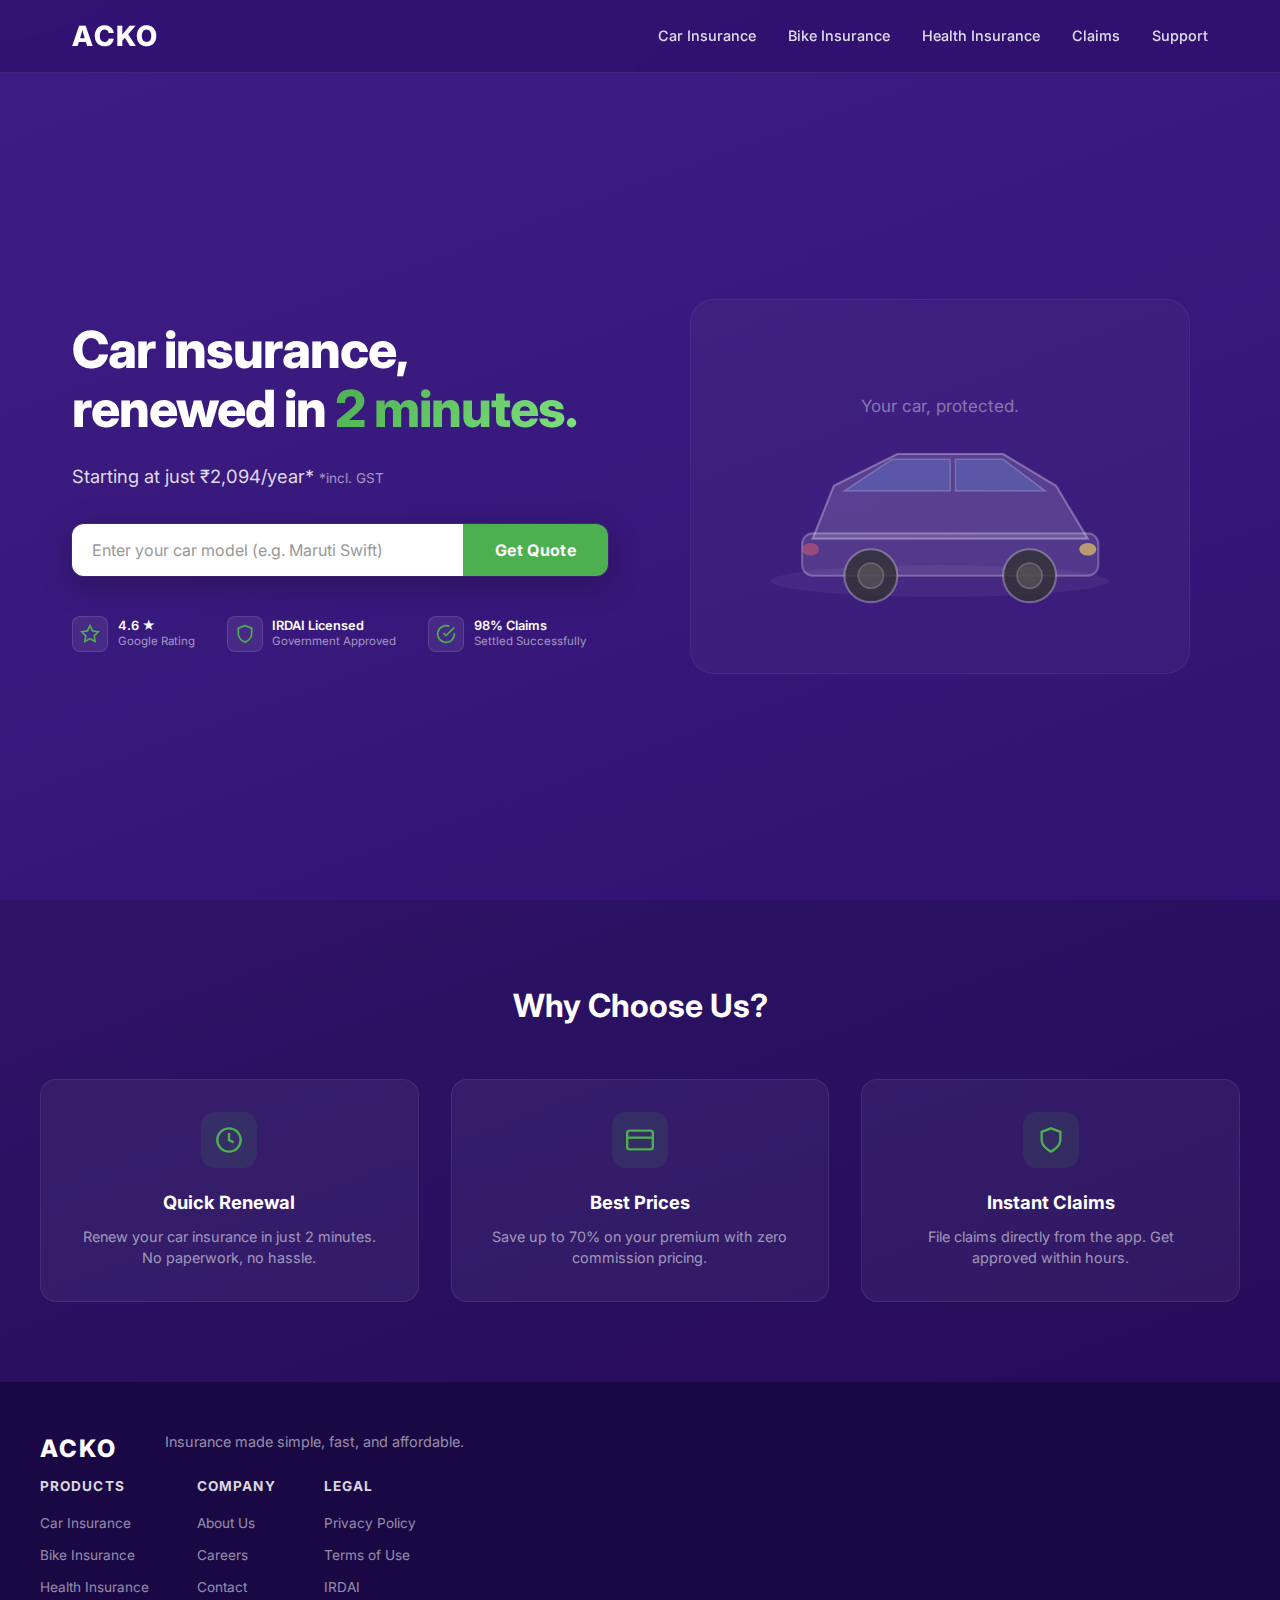
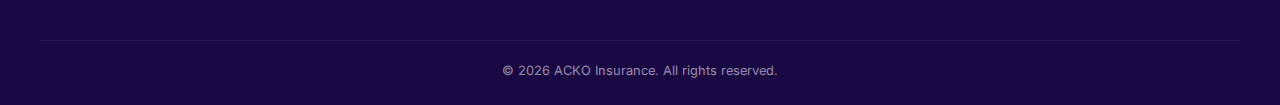
<file: Insurance website/index.html>
<!DOCTYPE html>
<html lang="en">
<head>
    <meta charset="UTF-8">
    <meta name="viewport" content="width=device-width, initial-scale=1.0">
    <title>ACKO - Car Insurance, Renewed in 2 Minutes</title>
    <link rel="stylesheet" href="styles.css">
    <link rel="preconnect" href="https://fonts.googleapis.com">
    <link rel="preconnect" href="https://fonts.gstatic.com" crossorigin>
    <link href="https://fonts.googleapis.com/css2?family=Inter:wght@400;500;600;700;800&display=swap" rel="stylesheet">
</head>
<body>

    <!-- Header -->
    <header class="header">
        <nav class="navbar">
            <a href="#" class="logo">ACKO</a>
            <ul class="nav-links">
                <li><a href="#">Car Insurance</a></li>
                <li><a href="#">Bike Insurance</a></li>
                <li><a href="#">Health Insurance</a></li>
                <li><a href="#">Claims</a></li>
                <li><a href="#">Support</a></li>
            </ul>
            <button class="mobile-menu-btn" aria-label="Toggle menu">
                <span></span>
                <span></span>
                <span></span>
            </button>
        </nav>
    </header>

    <!-- Hero Section -->
    <main class="hero">
        <div class="hero-container">
            <div class="hero-content">
                <h1 class="hero-headline">Car insurance, renewed in <span class="highlight">2 minutes.</span></h1>
                <p class="hero-subheadline">Starting at just &#8377;2,094/year* <span class="gst-note">*incl. GST</span></p>

                <form class="quote-form" action="#" method="post">
                    <div class="form-group">
                        <input
                            type="text"
                            class="form-input"
                            placeholder="Enter your car model (e.g. Maruti Swift)"
                            aria-label="Enter your car model"
                            required
                        >
                        <button type="submit" class="btn-quote">Get Quote</button>
                    </div>
                </form>

                <!-- Trust Badges -->
                <div class="trust-badges">
                    <div class="badge">
                        <div class="badge-icon">
                            <svg viewBox="0 0 24 24" fill="none" stroke="currentColor" stroke-width="2">
                                <polygon points="12 2 15.09 8.26 22 9.27 17 14.14 18.18 21.02 12 17.77 5.82 21.02 7 14.14 2 9.27 8.91 8.26 12 2"/>
                            </svg>
                        </div>
                        <div class="badge-text">
                            <strong>4.6 &#9733;</strong>
                            <span>Google Rating</span>
                        </div>
                    </div>
                    <div class="badge">
                        <div class="badge-icon">
                            <svg viewBox="0 0 24 24" fill="none" stroke="currentColor" stroke-width="2">
                                <path d="M12 22s8-4 8-10V5l-8-3-8 3v7c0 6 8 10 8 10z"/>
                            </svg>
                        </div>
                        <div class="badge-text">
                            <strong>IRDAI Licensed</strong>
                            <span>Government Approved</span>
                        </div>
                    </div>
                    <div class="badge">
                        <div class="badge-icon">
                            <svg viewBox="0 0 24 24" fill="none" stroke="currentColor" stroke-width="2">
                                <path d="M22 11.08V12a10 10 0 1 1-5.93-9.14"/>
                                <polyline points="22 4 12 14.01 9 11.01"/>
                            </svg>
                        </div>
                        <div class="badge-text">
                            <strong>98% Claims</strong>
                            <span>Settled Successfully</span>
                        </div>
                    </div>
                </div>
            </div>

            <div class="hero-image">
                <div class="image-placeholder">
                    <svg viewBox="0 0 400 300" fill="none" xmlns="http://www.w3.org/2000/svg">
                        <!-- Car body -->
                        <ellipse cx="200" cy="240" rx="160" ry="15" fill="rgba(255,255,255,0.05)"/>
                        <path d="M80 200 L100 150 L160 120 L260 120 L310 150 L340 200 Z" fill="rgba(255,255,255,0.15)" stroke="rgba(255,255,255,0.3)" stroke-width="2"/>
                        <rect x="70" y="195" width="280" height="40" rx="10" fill="rgba(255,255,255,0.12)" stroke="rgba(255,255,255,0.25)" stroke-width="2"/>
                        <!-- Windows -->
                        <path d="M110 155 L155 125 L210 125 L210 155 Z" fill="rgba(100,180,255,0.2)" stroke="rgba(255,255,255,0.2)" stroke-width="1.5"/>
                        <path d="M215 125 L260 125 L300 155 L215 155 Z" fill="rgba(100,180,255,0.2)" stroke="rgba(255,255,255,0.2)" stroke-width="1.5"/>
                        <!-- Wheels -->
                        <circle cx="135" cy="235" r="25" fill="rgba(50,50,50,0.8)" stroke="rgba(255,255,255,0.3)" stroke-width="2"/>
                        <circle cx="135" cy="235" r="12" fill="rgba(100,100,100,0.5)" stroke="rgba(255,255,255,0.2)" stroke-width="1.5"/>
                        <circle cx="285" cy="235" r="25" fill="rgba(50,50,50,0.8)" stroke="rgba(255,255,255,0.3)" stroke-width="2"/>
                        <circle cx="285" cy="235" r="12" fill="rgba(100,100,100,0.5)" stroke="rgba(255,255,255,0.2)" stroke-width="1.5"/>
                        <!-- Headlights -->
                        <ellipse cx="340" cy="210" rx="8" ry="6" fill="rgba(255,220,100,0.6)"/>
                        <ellipse cx="78" cy="210" rx="8" ry="6" fill="rgba(255,100,100,0.4)"/>
                        <!-- Text overlay -->
                        <text x="200" y="80" text-anchor="middle" fill="rgba(255,255,255,0.4)" font-size="16" font-family="Inter, sans-serif">Your car, protected.</text>
                    </svg>
                </div>
            </div>
        </div>
    </main>

    <!-- Features Section -->
    <section class="features">
        <div class="features-container">
            <h2 class="features-title">Why Choose Us?</h2>
            <div class="features-grid">
                <div class="feature-card">
                    <div class="feature-icon">
                        <svg viewBox="0 0 24 24" fill="none" stroke="currentColor" stroke-width="2">
                            <circle cx="12" cy="12" r="10"/>
                            <polyline points="12 6 12 12 16 14"/>
                        </svg>
                    </div>
                    <h3>Quick Renewal</h3>
                    <p>Renew your car insurance in just 2 minutes. No paperwork, no hassle.</p>
                </div>
                <div class="feature-card">
                    <div class="feature-icon">
                        <svg viewBox="0 0 24 24" fill="none" stroke="currentColor" stroke-width="2">
                            <rect x="1" y="4" width="22" height="16" rx="2" ry="2"/>
                            <line x1="1" y1="10" x2="23" y2="10"/>
                        </svg>
                    </div>
                    <h3>Best Prices</h3>
                    <p>Save up to 70% on your premium with zero commission pricing.</p>
                </div>
                <div class="feature-card">
                    <div class="feature-icon">
                        <svg viewBox="0 0 24 24" fill="none" stroke="currentColor" stroke-width="2">
                            <path d="M12 22s8-4 8-10V5l-8-3-8 3v7c0 6 8 10 8 10z"/>
                        </svg>
                    </div>
                    <h3>Instant Claims</h3>
                    <p>File claims directly from the app. Get approved within hours.</p>
                </div>
            </div>
        </div>
    </section>

    <!-- Footer -->
    <footer class="footer">
        <div class="footer-container">
            <div class="footer-brand">
                <a href="#" class="footer-logo">ACKO</a>
                <p class="footer-tagline">Insurance made simple, fast, and affordable.</p>
            </div>
            <div class="footer-links">
                <div class="footer-col">
                    <h4>Products</h4>
                    <ul>
                        <li><a href="#">Car Insurance</a></li>
                        <li><a href="#">Bike Insurance</a></li>
                        <li><a href="#">Health Insurance</a></li>
                    </ul>
                </div>
                <div class="footer-col">
                    <h4>Company</h4>
                    <ul>
                        <li><a href="#">About Us</a></li>
                        <li><a href="#">Careers</a></li>
                        <li><a href="#">Contact</a></li>
                    </ul>
                </div>
                <div class="footer-col">
                    <h4>Legal</h4>
                    <ul>
                        <li><a href="#">Privacy Policy</a></li>
                        <li><a href="#">Terms of Use</a></li>
                        <li><a href="#">IRDAI</a></li>
                    </ul>
                </div>
            </div>
            <div class="footer-bottom">
                <p>&copy; 2026 ACKO Insurance. All rights reserved.</p>
            </div>
        </div>
    </footer>

    <script>
        // Mobile menu toggle
        const menuBtn = document.querySelector('.mobile-menu-btn');
        const navLinks = document.querySelector('.nav-links');

        menuBtn.addEventListener('click', () => {
            navLinks.classList.toggle('active');
            menuBtn.classList.toggle('active');
        });
    </script>

</body>
</html>
</file>
<file: Insurance website/styles.css>
/* ===========================
   CSS Reset & Base
   =========================== */
*,
*::before,
*::after {
    margin: 0;
    padding: 0;
    box-sizing: border-box;
}

:root {
    --purple-deep: #2a0c66;
    --purple-mid: #3e1e86;
    --purple-light: #5a2da5;
    --purple-glow: #7b4fcc;
    --green-accent: #4caf50;
    --green-hover: #5cc460;
    --white: #ffffff;
    --white-soft: rgba(255, 255, 255, 0.85);
    --white-muted: rgba(255, 255, 255, 0.55);
    --footer-bg: #1a0845;
    --font-family: 'Inter', -apple-system, BlinkMacSystemFont, 'Segoe UI', sans-serif;
}

html {
    scroll-behavior: smooth;
    font-size: 16px;
}

body {
    font-family: var(--font-family);
    background: linear-gradient(160deg, var(--purple-mid) 0%, var(--purple-deep) 100%);
    color: var(--white);
    line-height: 1.6;
    min-height: 100vh;
    -webkit-font-smoothing: antialiased;
    -moz-osx-font-smoothing: grayscale;
}

a {
    text-decoration: none;
    color: inherit;
}

ul {
    list-style: none;
}

img {
    max-width: 100%;
    display: block;
}

/* ===========================
   Header / Navbar
   =========================== */
.header {
    position: fixed;
    top: 0;
    left: 0;
    width: 100%;
    z-index: 100;
    background: rgba(42, 12, 102, 0.6);
    backdrop-filter: blur(16px);
    -webkit-backdrop-filter: blur(16px);
    border-bottom: 1px solid rgba(255, 255, 255, 0.08);
}

.navbar {
    max-width: 1200px;
    margin: 0 auto;
    padding: 0 2rem;
    height: 72px;
    display: flex;
    align-items: center;
    justify-content: space-between;
}

.logo {
    font-size: 1.75rem;
    font-weight: 800;
    letter-spacing: 2px;
    color: var(--white);
    transition: opacity 0.2s;
}

.logo:hover {
    opacity: 0.85;
}

.nav-links {
    display: flex;
    gap: 2rem;
}

.nav-links a {
    font-size: 0.9rem;
    font-weight: 500;
    color: var(--white-soft);
    transition: color 0.2s;
    position: relative;
}

.nav-links a::after {
    content: '';
    position: absolute;
    bottom: -4px;
    left: 0;
    width: 0;
    height: 2px;
    background: var(--green-accent);
    transition: width 0.3s ease;
}

.nav-links a:hover {
    color: var(--white);
}

.nav-links a:hover::after {
    width: 100%;
}

/* Mobile Menu Button */
.mobile-menu-btn {
    display: none;
    flex-direction: column;
    gap: 5px;
    background: none;
    border: none;
    cursor: pointer;
    padding: 4px;
}

.mobile-menu-btn span {
    width: 24px;
    height: 2px;
    background: var(--white);
    border-radius: 2px;
    transition: transform 0.3s, opacity 0.3s;
}

.mobile-menu-btn.active span:nth-child(1) {
    transform: translateY(7px) rotate(45deg);
}

.mobile-menu-btn.active span:nth-child(2) {
    opacity: 0;
}

.mobile-menu-btn.active span:nth-child(3) {
    transform: translateY(-7px) rotate(-45deg);
}

/* ===========================
   Hero Section
   =========================== */
.hero {
    min-height: 100vh;
    display: flex;
    align-items: center;
    padding-top: 72px;
}

.hero-container {
    max-width: 1200px;
    margin: 0 auto;
    padding: 4rem 2rem;
    display: grid;
    grid-template-columns: 1fr 1fr;
    gap: 4rem;
    align-items: center;
    width: 100%;
}

.hero-content {
    display: flex;
    flex-direction: column;
    gap: 1.5rem;
}

.hero-headline {
    font-size: 3.2rem;
    font-weight: 800;
    line-height: 1.15;
    letter-spacing: -0.02em;
}

.highlight {
    background: linear-gradient(135deg, var(--green-accent), #80e27e);
    -webkit-background-clip: text;
    -webkit-text-fill-color: transparent;
    background-clip: text;
}

.hero-subheadline {
    font-size: 1.15rem;
    color: var(--white-soft);
    font-weight: 400;
}

.gst-note {
    font-size: 0.85rem;
    color: var(--white-muted);
}

/* ===========================
   Quote Form
   =========================== */
.quote-form {
    margin-top: 0.5rem;
}

.form-group {
    display: flex;
    gap: 0;
    border-radius: 12px;
    overflow: hidden;
    box-shadow: 0 8px 32px rgba(0, 0, 0, 0.25), 0 0 0 1px rgba(255, 255, 255, 0.08);
}

.form-input {
    flex: 1;
    padding: 1rem 1.25rem;
    font-size: 1rem;
    font-family: var(--font-family);
    border: none;
    outline: none;
    background: var(--white);
    color: #333;
    min-width: 0;
}

.form-input::placeholder {
    color: #999;
}

.form-input:focus {
    box-shadow: inset 0 0 0 2px var(--purple-light);
}

.btn-quote {
    padding: 1rem 2rem;
    font-size: 1rem;
    font-weight: 700;
    font-family: var(--font-family);
    background: var(--green-accent);
    color: var(--white);
    border: none;
    cursor: pointer;
    white-space: nowrap;
    transition: background 0.2s, transform 0.15s, box-shadow 0.2s;
    letter-spacing: 0.02em;
}

.btn-quote:hover {
    background: var(--green-hover);
    transform: translateY(-1px);
    box-shadow: 0 4px 16px rgba(76, 175, 80, 0.4);
}

.btn-quote:active {
    transform: translateY(0);
}

/* ===========================
   Trust Badges
   =========================== */
.trust-badges {
    display: flex;
    gap: 2rem;
    margin-top: 1rem;
    flex-wrap: wrap;
}

.badge {
    display: flex;
    align-items: center;
    gap: 0.6rem;
}

.badge-icon {
    width: 36px;
    height: 36px;
    background: rgba(255, 255, 255, 0.08);
    border: 1px solid rgba(255, 255, 255, 0.12);
    border-radius: 8px;
    display: flex;
    align-items: center;
    justify-content: center;
    padding: 6px;
    flex-shrink: 0;
}

.badge-icon svg {
    width: 20px;
    height: 20px;
    color: var(--green-accent);
}

.badge-text {
    display: flex;
    flex-direction: column;
    font-size: 0.8rem;
    line-height: 1.3;
}

.badge-text strong {
    color: var(--white);
    font-weight: 600;
}

.badge-text span {
    color: var(--white-muted);
    font-size: 0.72rem;
}

/* ===========================
   Hero Image / Placeholder
   =========================== */
.hero-image {
    display: flex;
    align-items: center;
    justify-content: center;
}

.image-placeholder {
    width: 100%;
    max-width: 500px;
    aspect-ratio: 4 / 3;
    background: rgba(255, 255, 255, 0.03);
    border: 1px solid rgba(255, 255, 255, 0.06);
    border-radius: 24px;
    display: flex;
    align-items: center;
    justify-content: center;
    overflow: hidden;
}

.image-placeholder svg {
    width: 85%;
    height: auto;
}

/* ===========================
   Features Section
   =========================== */
.features {
    background: rgba(0, 0, 0, 0.15);
    padding: 5rem 2rem;
}

.features-container {
    max-width: 1200px;
    margin: 0 auto;
}

.features-title {
    text-align: center;
    font-size: 2rem;
    font-weight: 700;
    margin-bottom: 3rem;
}

.features-grid {
    display: grid;
    grid-template-columns: repeat(3, 1fr);
    gap: 2rem;
}

.feature-card {
    background: rgba(255, 255, 255, 0.05);
    border: 1px solid rgba(255, 255, 255, 0.08);
    border-radius: 16px;
    padding: 2rem;
    text-align: center;
    transition: transform 0.3s, background 0.3s;
}

.feature-card:hover {
    transform: translateY(-4px);
    background: rgba(255, 255, 255, 0.08);
}

.feature-icon {
    width: 56px;
    height: 56px;
    margin: 0 auto 1.25rem;
    background: rgba(76, 175, 80, 0.12);
    border-radius: 14px;
    display: flex;
    align-items: center;
    justify-content: center;
    padding: 12px;
}

.feature-icon svg {
    width: 28px;
    height: 28px;
    color: var(--green-accent);
}

.feature-card h3 {
    font-size: 1.15rem;
    font-weight: 700;
    margin-bottom: 0.5rem;
}

.feature-card p {
    font-size: 0.9rem;
    color: var(--white-muted);
    line-height: 1.5;
}

/* ===========================
   Footer
   =========================== */
.footer {
    background: var(--footer-bg);
    padding: 3rem 2rem 1.5rem;
}

.footer-container {
    max-width: 1200px;
    margin: 0 auto;
}

.footer-container > :not(.footer-bottom) {
    display: flex;
    flex-wrap: wrap;
    gap: 3rem;
}

.footer-brand {
    flex: 1;
    min-width: 220px;
}

.footer-logo {
    font-size: 1.5rem;
    font-weight: 800;
    letter-spacing: 2px;
    display: inline-block;
    margin-bottom: 0.5rem;
}

.footer-tagline {
    color: var(--white-muted);
    font-size: 0.9rem;
}

.footer-links {
    display: flex;
    gap: 3rem;
    flex-wrap: wrap;
}

.footer-col h4 {
    font-size: 0.85rem;
    font-weight: 700;
    text-transform: uppercase;
    letter-spacing: 0.08em;
    margin-bottom: 0.75rem;
    color: var(--white-soft);
}

.footer-col ul {
    display: flex;
    flex-direction: column;
    gap: 0.4rem;
}

.footer-col a {
    font-size: 0.85rem;
    color: var(--white-muted);
    transition: color 0.2s;
}

.footer-col a:hover {
    color: var(--white);
}

.footer-bottom {
    margin-top: 2.5rem;
    padding-top: 1.25rem;
    border-top: 1px solid rgba(255, 255, 255, 0.08);
    text-align: center;
}

.footer-bottom p {
    font-size: 0.8rem;
    color: var(--white-muted);
}

/* ===========================
   Responsive Design
   =========================== */

/* Tablet */
@media (max-width: 960px) {
    .hero-container {
        grid-template-columns: 1fr;
        gap: 3rem;
        text-align: center;
    }

    .hero-headline {
        font-size: 2.5rem;
    }

    .hero-content {
        align-items: center;
    }

    .trust-badges {
        justify-content: center;
    }

    .hero-image {
        order: -1;
    }

    .image-placeholder {
        max-width: 380px;
    }

    .features-grid {
        grid-template-columns: repeat(2, 1fr);
    }
}

/* Mobile */
@media (max-width: 640px) {
    .nav-links {
        display: none;
        position: absolute;
        top: 72px;
        left: 0;
        right: 0;
        flex-direction: column;
        background: rgba(42, 12, 102, 0.95);
        backdrop-filter: blur(16px);
        padding: 1.5rem 2rem;
        gap: 1rem;
        border-bottom: 1px solid rgba(255, 255, 255, 0.08);
    }

    .nav-links.active {
        display: flex;
    }

    .mobile-menu-btn {
        display: flex;
    }

    .hero-headline {
        font-size: 2rem;
    }

    .hero-subheadline {
        font-size: 1rem;
    }

    .hero-container {
        padding: 2.5rem 1.25rem;
    }

    .form-group {
        flex-direction: column;
        border-radius: 12px;
    }

    .form-input {
        border-radius: 12px 12px 0 0;
    }

    .btn-quote {
        border-radius: 0 0 12px 12px;
        padding: 1rem;
    }

    .trust-badges {
        gap: 1.25rem;
    }

    .features-grid {
        grid-template-columns: 1fr;
    }

    .image-placeholder {
        max-width: 300px;
    }

    .footer-links {
        gap: 2rem;
    }

    .footer-container > :not(.footer-bottom) {
        flex-direction: column;
        gap: 2rem;
    }
}

/* Small Mobile */
@media (max-width: 400px) {
    .hero-headline {
        font-size: 1.65rem;
    }

    .badge-text span {
        display: none;
    }
}
</file>
